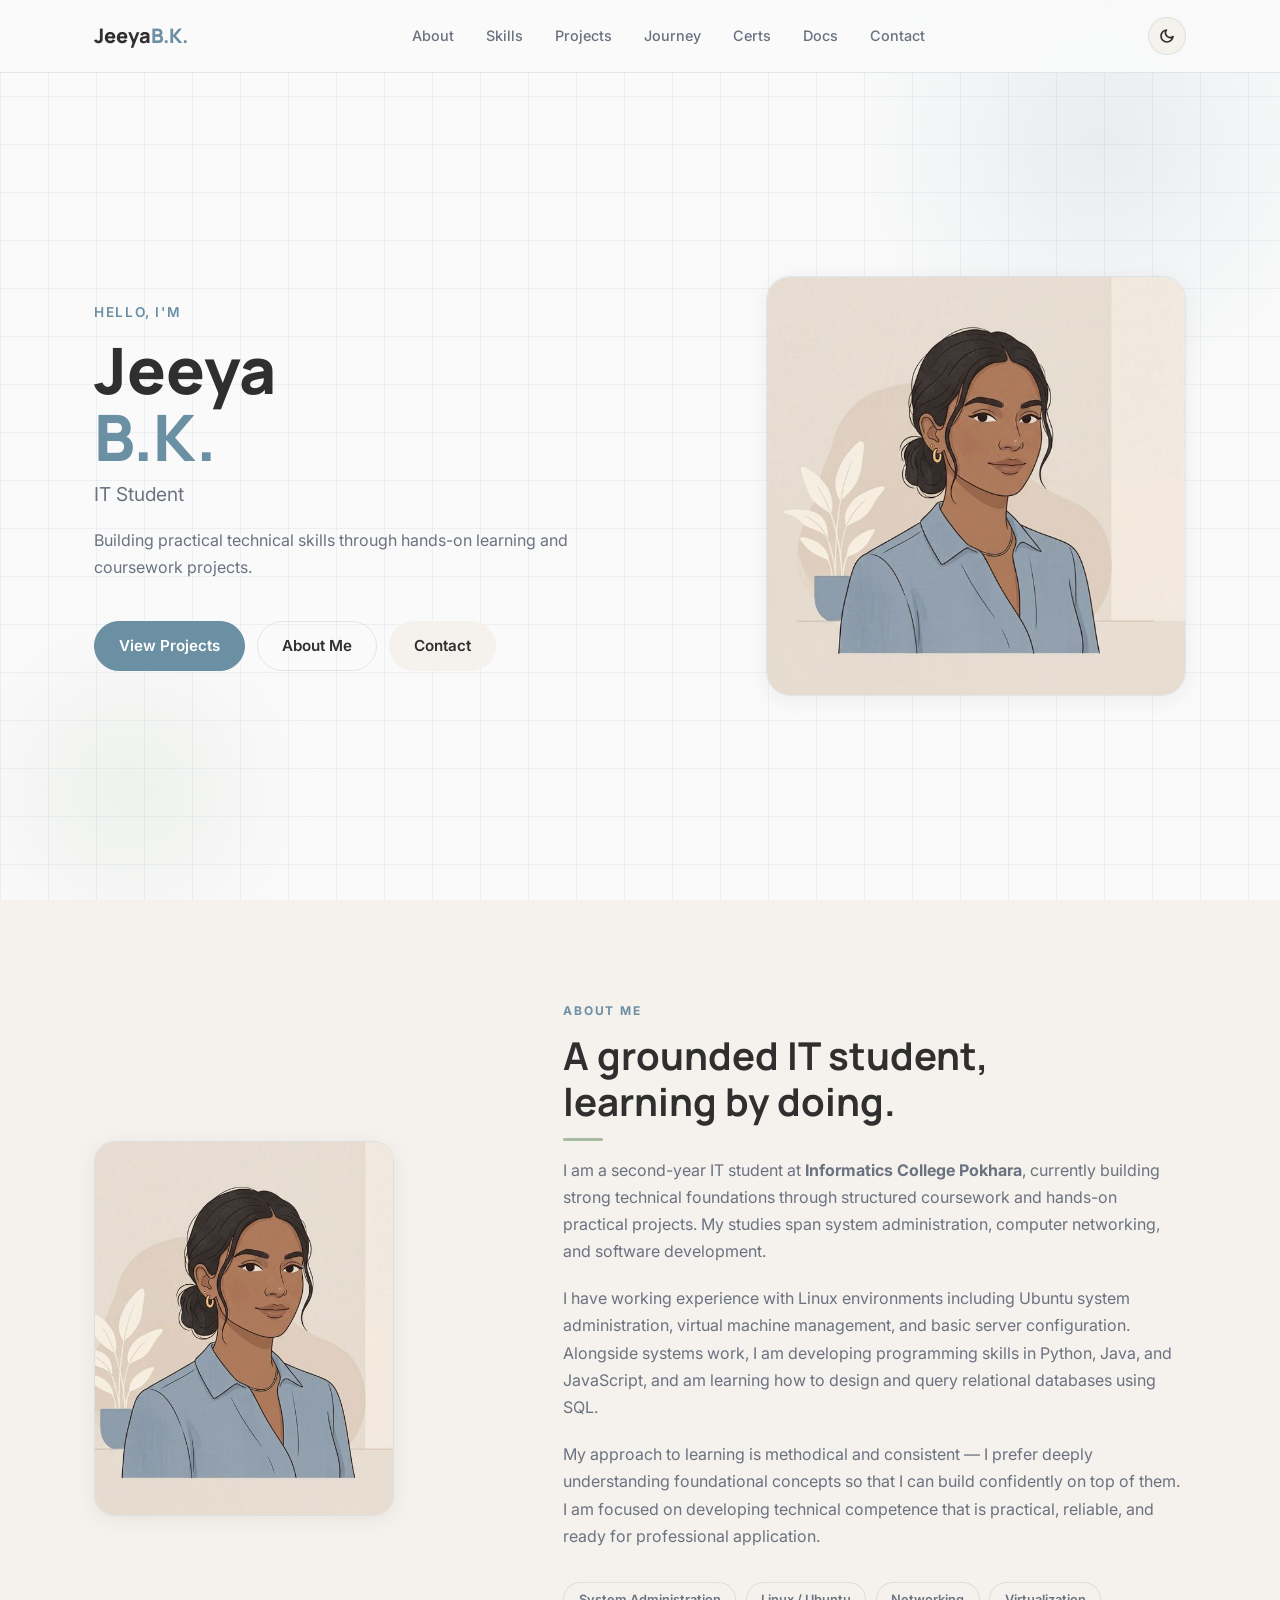
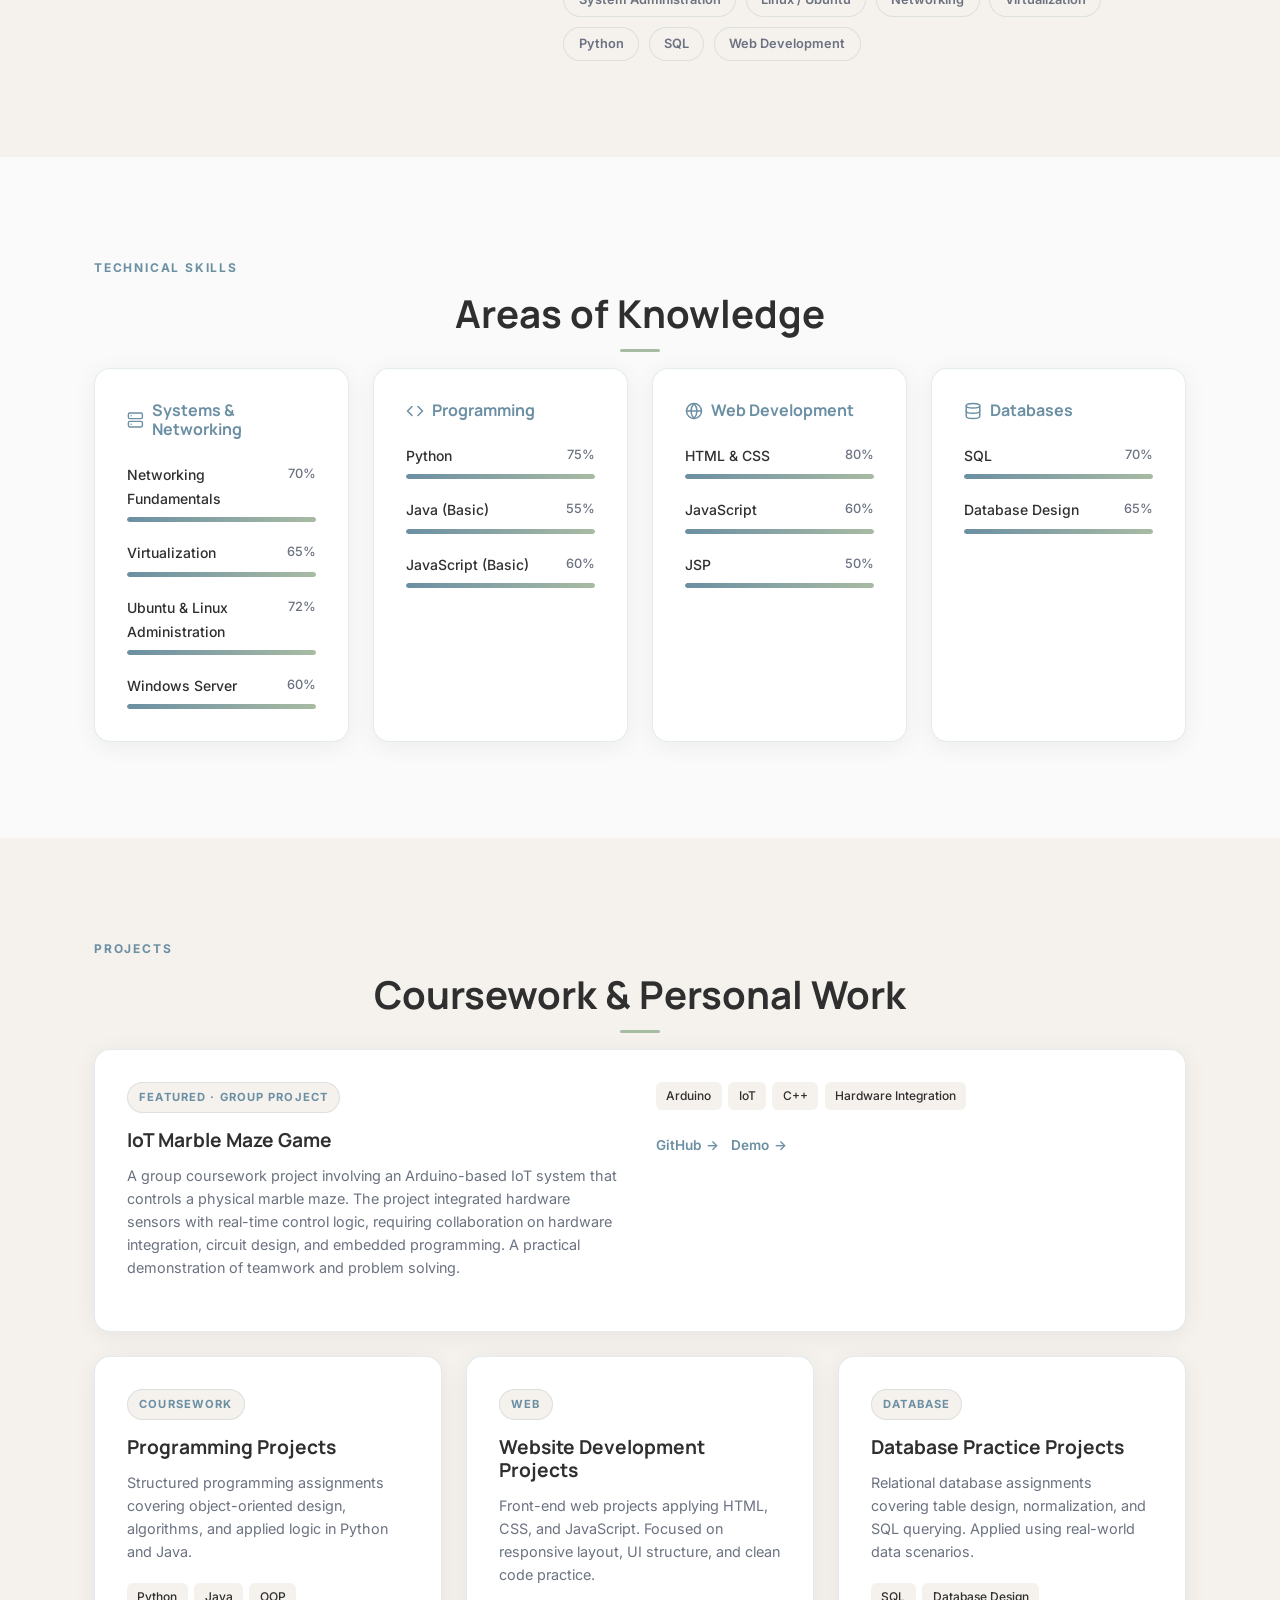
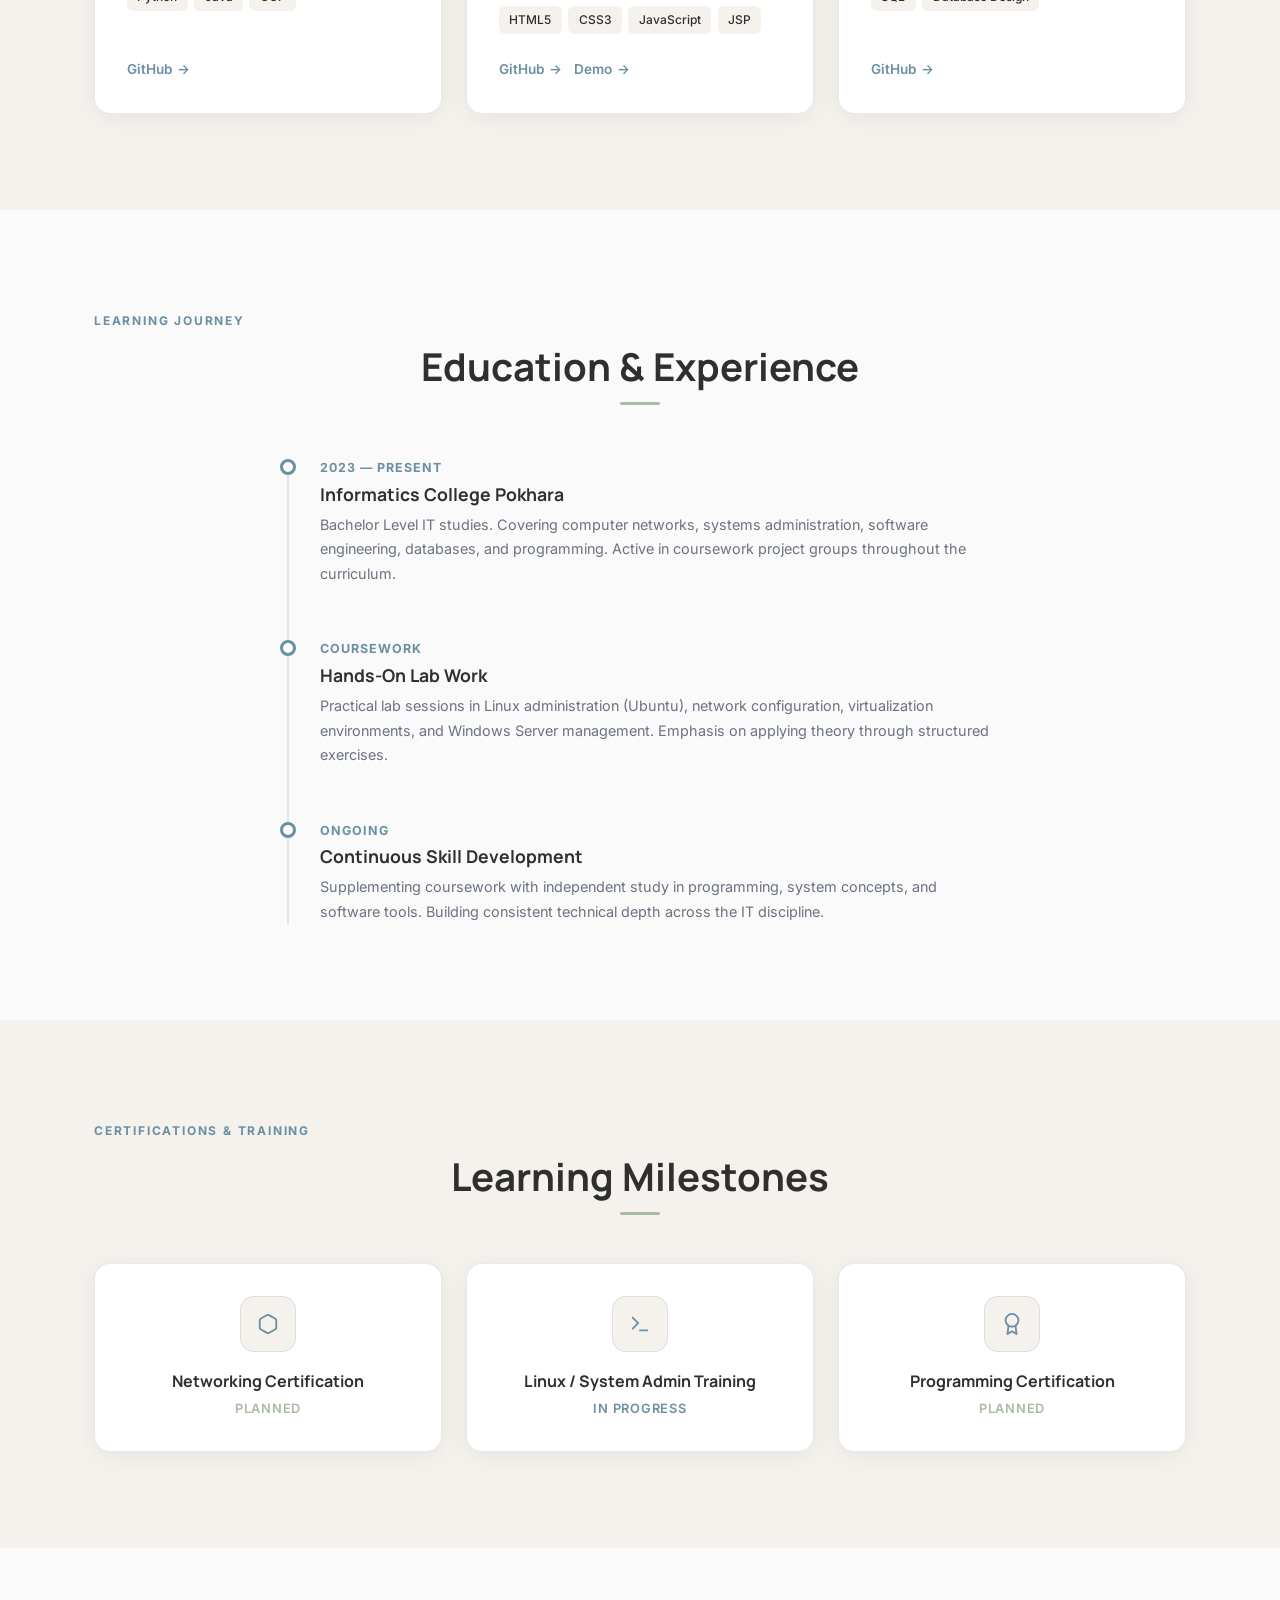
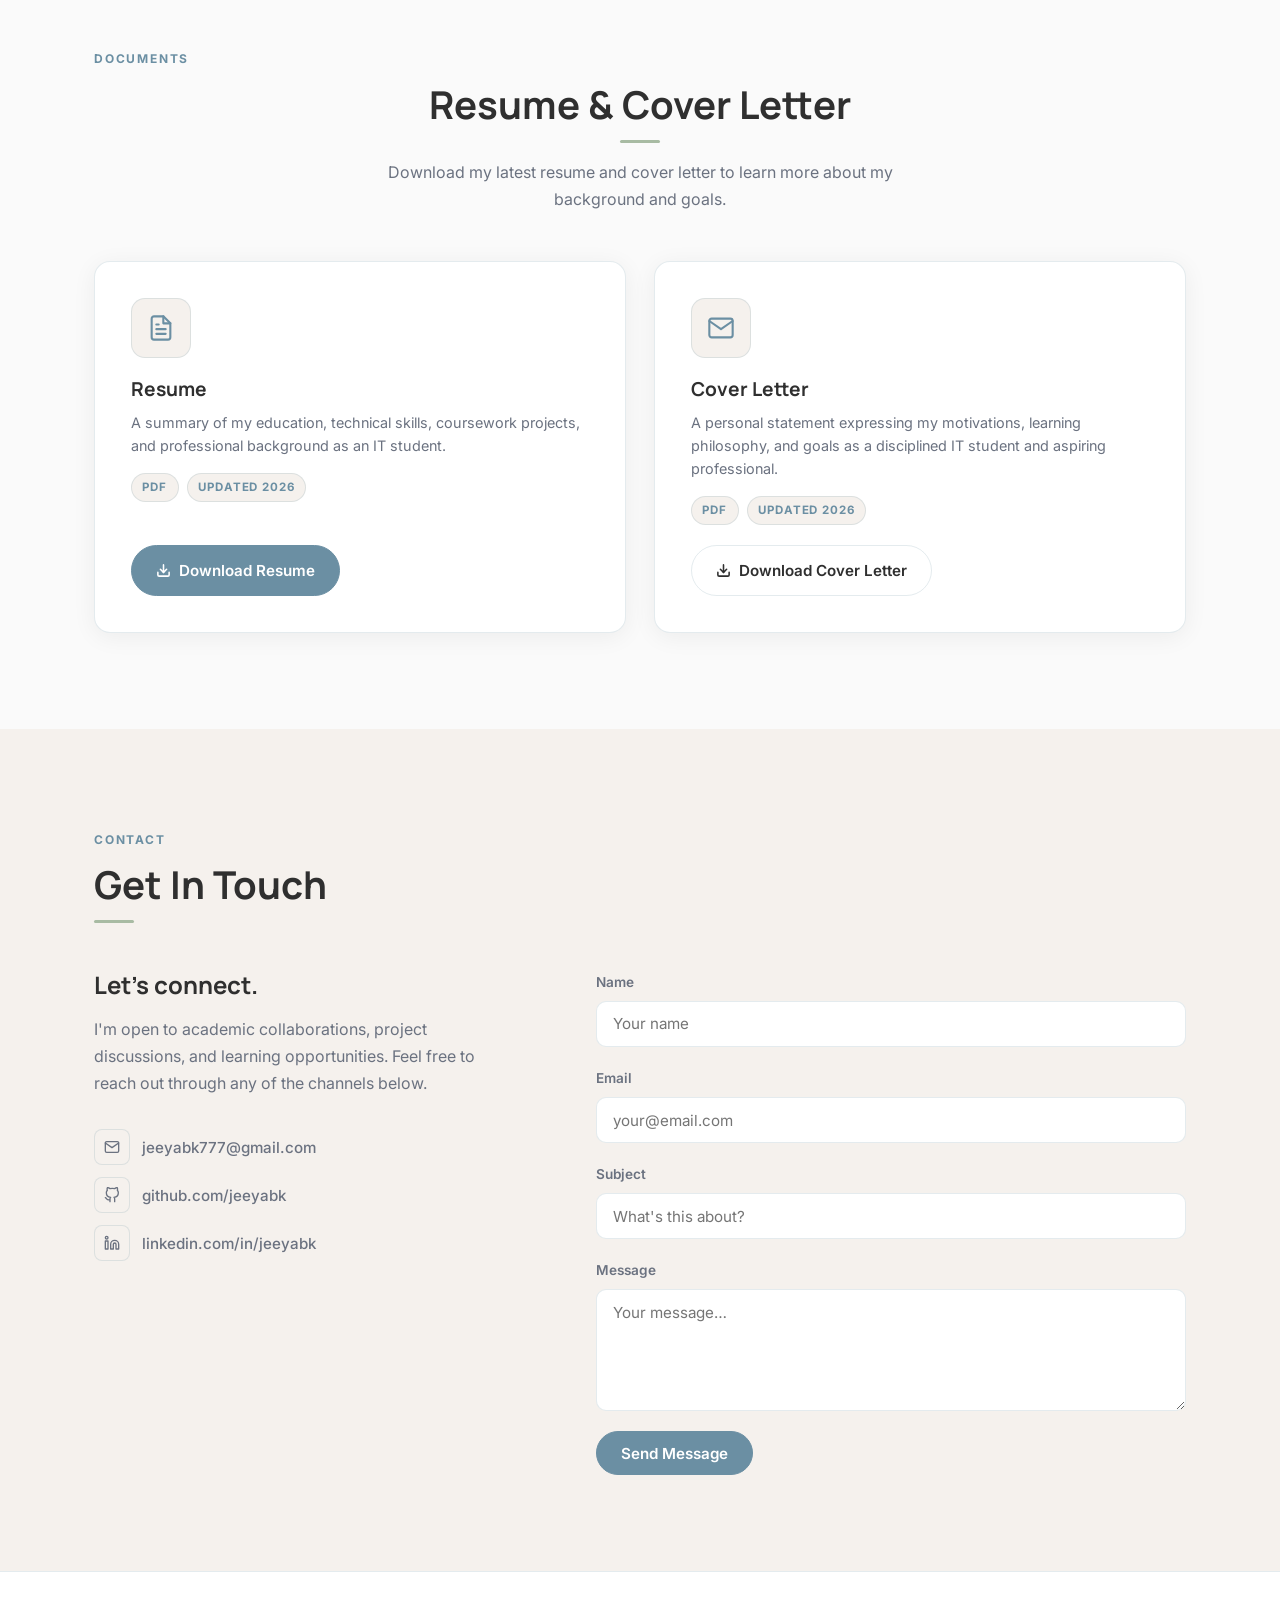
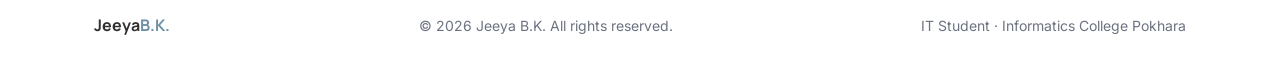
<file: index.html>
<!DOCTYPE html>
<html lang="en" data-theme="light">
<head>
  <meta charset="UTF-8">
  <meta name="viewport" content="width=device-width, initial-scale=1.0">
  <meta name="description" content="Portfolio of Jeeya B.K., a second-year IT student at Informatics College Pokhara. Focused on system administration, networking, and software development.">
  <meta name="keywords" content="Jeeya BK, IT Student, Portfolio, System Administration, Networking, Linux, Informatics College Pokhara">
  <meta name="author" content="Jeeya B.K.">
  <title>Jeeya B.K. — IT Student Portfolio</title>
  <link rel="stylesheet" href="styles/style.css">
  <script src="js/components.js" defer></script>
</head>
<body>

  <!-- ═══ NAVBAR ═══ -->
  <site-header></site-header>

  <main>

    <!-- ═══ HERO ═══ -->
    <section id="hero" class="hero">
      <div class="hero__bg">
        <div class="hero__grid-overlay"></div>
      </div>
      <div class="container hero__inner">

        <div class="hero__text">
          <p class="greeting">Hello, I'm</p>
          <h1 class="hero__name">Jeeya<br><span>B.K.</span></h1>
          <p class="hero__subtitle">IT Student</p>
          <p class="hero__tagline">Building practical technical skills through hands-on learning and coursework projects.</p>
          <div class="hero__buttons">
            <a href="#projects" class="btn btn-primary">View Projects</a>
            <a href="#about"    class="btn btn-outline">About Me</a>
            <a href="#contact"  class="btn btn-soft">Contact</a>
          </div>
        </div>

        <div class="hero__image-wrap">
          <img
            src="assets/avatar.png"
            alt="Jeeya B.K. — IT Student, Informatics College Pokhara"
            class="hero__avatar"
          >
        </div>

      </div>
    </section>

    <!-- ═══ ABOUT ═══ -->
    <section id="about" class="section section--alt">
      <div class="container">
        <div class="about__inner fade-up">

          <div>
            <img
              src="assets/avatar.png"
              alt="Jeeya B.K."
              class="about__image"
            >
          </div>

          <div class="about__body">
            <span class="section-label">About Me</span>
            <h2 class="section-title">A grounded IT student,<br>learning by doing.</h2>
            <p>
              I am a second-year IT student at <strong>Informatics College Pokhara</strong>,
              currently building strong technical foundations through structured coursework and
              hands-on practical projects. My studies span system administration, computer
              networking, and software development.
            </p>
            <p>
              I have working experience with Linux environments including Ubuntu system
              administration, virtual machine management, and basic server configuration.
              Alongside systems work, I am developing programming skills in Python, Java, and
              JavaScript, and am learning how to design and query relational databases using SQL.
            </p>
            <p>
              My approach to learning is methodical and consistent — I prefer deeply understanding
              foundational concepts so that I can build confidently on top of them. I am focused
              on developing technical competence that is practical, reliable, and ready for
              professional application.
            </p>
            <div class="about__tags">
              <span class="tag">System Administration</span>
              <span class="tag">Linux / Ubuntu</span>
              <span class="tag">Networking</span>
              <span class="tag">Virtualization</span>
              <span class="tag">Python</span>
              <span class="tag">SQL</span>
              <span class="tag">Web Development</span>
            </div>
          </div>

        </div>
      </div>
    </section>

    <!-- ═══ SKILLS ═══ -->
    <section id="skills" class="section">
      <div class="container">
        <span class="section-label">Technical Skills</span>
        <h2 class="section-title centered">Areas of Knowledge</h2>

        <div class="skills__grid fade-up">

          <!-- Systems & Networking -->
          <div class="card delay-1">
            <h3 class="skill-card__title">
              <svg width="18" height="18" viewBox="0 0 24 24" fill="none" stroke="currentColor" stroke-width="2" stroke-linecap="round" stroke-linejoin="round"><rect x="2" y="2" width="20" height="8" rx="2"/><rect x="2" y="14" width="20" height="8" rx="2"/><line x1="6" y1="6" x2="6.01" y2="6"/><line x1="6" y1="18" x2="6.01" y2="18"/></svg>
              Systems &amp; Networking
            </h3>
            <div class="skill-item">
              <div class="skill-item__label"><span>Networking Fundamentals</span><span class="skill-item__pct">70%</span></div>
              <div class="bar"><div class="bar__fill" style="--w:70%"></div></div>
            </div>
            <div class="skill-item">
              <div class="skill-item__label"><span>Virtualization</span><span class="skill-item__pct">65%</span></div>
              <div class="bar"><div class="bar__fill" style="--w:65%"></div></div>
            </div>
            <div class="skill-item">
              <div class="skill-item__label"><span>Ubuntu &amp; Linux Administration</span><span class="skill-item__pct">72%</span></div>
              <div class="bar"><div class="bar__fill" style="--w:72%"></div></div>
            </div>
            <div class="skill-item">
              <div class="skill-item__label"><span>Windows Server</span><span class="skill-item__pct">60%</span></div>
              <div class="bar"><div class="bar__fill" style="--w:60%"></div></div>
            </div>
          </div>

          <!-- Programming -->
          <div class="card delay-2">
            <h3 class="skill-card__title">
              <svg width="18" height="18" viewBox="0 0 24 24" fill="none" stroke="currentColor" stroke-width="2" stroke-linecap="round" stroke-linejoin="round"><polyline points="16 18 22 12 16 6"/><polyline points="8 6 2 12 8 18"/></svg>
              Programming
            </h3>
            <div class="skill-item">
              <div class="skill-item__label"><span>Python</span><span class="skill-item__pct">75%</span></div>
              <div class="bar"><div class="bar__fill" style="--w:75%"></div></div>
            </div>
            <div class="skill-item">
              <div class="skill-item__label"><span>Java (Basic)</span><span class="skill-item__pct">55%</span></div>
              <div class="bar"><div class="bar__fill" style="--w:55%"></div></div>
            </div>
            <div class="skill-item">
              <div class="skill-item__label"><span>JavaScript (Basic)</span><span class="skill-item__pct">60%</span></div>
              <div class="bar"><div class="bar__fill" style="--w:60%"></div></div>
            </div>
          </div>

          <!-- Web Development -->
          <div class="card delay-3">
            <h3 class="skill-card__title">
              <svg width="18" height="18" viewBox="0 0 24 24" fill="none" stroke="currentColor" stroke-width="2" stroke-linecap="round" stroke-linejoin="round"><circle cx="12" cy="12" r="10"/><line x1="2" y1="12" x2="22" y2="12"/><path d="M12 2a15.3 15.3 0 0 1 4 10 15.3 15.3 0 0 1-4 10 15.3 15.3 0 0 1-4-10 15.3 15.3 0 0 1 4-10z"/></svg>
              Web Development
            </h3>
            <div class="skill-item">
              <div class="skill-item__label"><span>HTML &amp; CSS</span><span class="skill-item__pct">80%</span></div>
              <div class="bar"><div class="bar__fill" style="--w:80%"></div></div>
            </div>
            <div class="skill-item">
              <div class="skill-item__label"><span>JavaScript</span><span class="skill-item__pct">60%</span></div>
              <div class="bar"><div class="bar__fill" style="--w:60%"></div></div>
            </div>
            <div class="skill-item">
              <div class="skill-item__label"><span>JSP</span><span class="skill-item__pct">50%</span></div>
              <div class="bar"><div class="bar__fill" style="--w:50%"></div></div>
            </div>
          </div>

          <!-- Databases -->
          <div class="card delay-4">
            <h3 class="skill-card__title">
              <svg width="18" height="18" viewBox="0 0 24 24" fill="none" stroke="currentColor" stroke-width="2" stroke-linecap="round" stroke-linejoin="round"><ellipse cx="12" cy="5" rx="9" ry="3"/><path d="M21 12c0 1.66-4 3-9 3s-9-1.34-9-3"/><path d="M3 5v14c0 1.66 4 3 9 3s9-1.34 9-3V5"/></svg>
              Databases
            </h3>
            <div class="skill-item">
              <div class="skill-item__label"><span>SQL</span><span class="skill-item__pct">70%</span></div>
              <div class="bar"><div class="bar__fill" style="--w:70%"></div></div>
            </div>
            <div class="skill-item">
              <div class="skill-item__label"><span>Database Design</span><span class="skill-item__pct">65%</span></div>
              <div class="bar"><div class="bar__fill" style="--w:65%"></div></div>
            </div>
          </div>

        </div>
      </div>
    </section>

    <!-- ═══ PROJECTS ═══ -->
    <section id="projects" class="section section--alt">
      <div class="container">
        <span class="section-label">Projects</span>
        <h2 class="section-title centered">Coursework &amp; Personal Work</h2>

        <div class="projects__grid fade-up">

          <!-- Featured Project -->
          <div class="card project-card project-card__featured">
            <div>
              <span class="project-card__badge">Featured · Group Project</span>
              <h3>IoT Marble Maze Game</h3>
              <p>
                A group coursework project involving an Arduino-based IoT system that controls a
                physical marble maze. The project integrated hardware sensors with real-time
                control logic, requiring collaboration on hardware integration, circuit design,
                and embedded programming. A practical demonstration of teamwork and problem solving.
              </p>
            </div>
            <div>
              <div class="tech-tags">
                <span class="tech-tag">Arduino</span>
                <span class="tech-tag">IoT</span>
                <span class="tech-tag">C++</span>
                <span class="tech-tag">Hardware Integration</span>
              </div>
              <div class="project-card__links">
                <a href="#" class="link-btn">GitHub</a>
                <a href="#" class="link-btn">Demo</a>
              </div>
            </div>
          </div>

          <!-- Card 2 -->
          <div class="card project-card">
            <div class="project-content">
              <span class="project-card__badge">Coursework</span>
              <h3>Programming Projects</h3>
              <p>Structured programming assignments covering object-oriented design, algorithms, and applied logic in Python and Java.</p>
              <div class="tech-tags">
                <span class="tech-tag">Python</span>
                <span class="tech-tag">Java</span>
                <span class="tech-tag">OOP</span>
              </div>
            </div>
            <div class="project-card__links">
              <a href="#" class="link-btn">GitHub</a>
            </div>
          </div>

          <!-- Card 3 -->
          <div class="card project-card">
            <div class="project-content">
              <span class="project-card__badge">Web</span>
              <h3>Website Development Projects</h3>
              <p>Front-end web projects applying HTML, CSS, and JavaScript. Focused on responsive layout, UI structure, and clean code practice.</p>
              <div class="tech-tags">
                <span class="tech-tag">HTML5</span>
                <span class="tech-tag">CSS3</span>
                <span class="tech-tag">JavaScript</span>
                <span class="tech-tag">JSP</span>
              </div>
            </div>
            <div class="project-card__links">
              <a href="#" class="link-btn">GitHub</a>
              <a href="#" class="link-btn">Demo</a>
            </div>
          </div>

          <!-- Card 4 -->
          <div class="card project-card">
            <div class="project-content">
              <span class="project-card__badge">Database</span>
              <h3>Database Practice Projects</h3>
              <p>Relational database assignments covering table design, normalization, and SQL querying. Applied using real-world data scenarios.</p>
              <div class="tech-tags">
                <span class="tech-tag">SQL</span>
                <span class="tech-tag">Database Design</span>
              </div>
            </div>
            <div class="project-card__links">
              <a href="#" class="link-btn">GitHub</a>
            </div>
          </div>

        </div>
      </div>
    </section>

    <!-- ═══ JOURNEY ═══ -->
    <section id="journey" class="section">
      <div class="container">
        <span class="section-label">Learning Journey</span>
        <h2 class="section-title centered">Education &amp; Experience</h2>

        <div class="fade-up" style="margin-top: 3rem;">
          <div class="timeline">

            <div class="timeline-item">
              <div class="timeline__dot"></div>
              <span class="timeline__date">2023 — Present</span>
              <h3>Informatics College Pokhara</h3>
              <p>Bachelor Level IT studies. Covering computer networks, systems administration, software engineering, databases, and programming. Active in coursework project groups throughout the curriculum.</p>
            </div>

            <div class="timeline-item">
              <div class="timeline__dot"></div>
              <span class="timeline__date">Coursework</span>
              <h3>Hands-On Lab Work</h3>
              <p>Practical lab sessions in Linux administration (Ubuntu), network configuration, virtualization environments, and Windows Server management. Emphasis on applying theory through structured exercises.</p>
            </div>

            <div class="timeline-item">
              <div class="timeline__dot"></div>
              <span class="timeline__date">Ongoing</span>
              <h3>Continuous Skill Development</h3>
              <p>Supplementing coursework with independent study in programming, system concepts, and software tools. Building consistent technical depth across the IT discipline.</p>
            </div>

          </div>
        </div>
      </div>
    </section>

    <!-- ═══ CERTIFICATIONS ═══ -->
    <section id="certifications" class="section section--alt">
      <div class="container">
        <span class="section-label">Certifications &amp; Training</span>
        <h2 class="section-title centered">Learning Milestones</h2>

        <div class="certs__grid fade-up" style="margin-top: 3rem;">

          <div class="card cert-card">
            <div class="cert-card__icon">
              <svg width="22" height="22" viewBox="0 0 24 24" fill="none" stroke="currentColor" stroke-width="2" stroke-linecap="round" stroke-linejoin="round" style="color:var(--primary)"><path d="M21 16V8a2 2 0 0 0-1-1.73l-7-4a2 2 0 0 0-2 0l-7 4A2 2 0 0 0 3 8v8a2 2 0 0 0 1 1.73l7 4a2 2 0 0 0 2 0l7-4A2 2 0 0 0 21 16z"/></svg>
            </div>
            <h3>Networking Certification</h3>
            <p class="cert-card__status cert-card__status--upcoming">Planned</p>
          </div>

          <div class="card cert-card">
            <div class="cert-card__icon">
              <svg width="22" height="22" viewBox="0 0 24 24" fill="none" stroke="currentColor" stroke-width="2" stroke-linecap="round" stroke-linejoin="round" style="color:var(--primary)"><polyline points="4 17 10 11 4 5"/><line x1="12" y1="19" x2="20" y2="19"/></svg>
            </div>
            <h3>Linux / System Admin Training</h3>
            <p class="cert-card__status cert-card__status--progress">In Progress</p>
          </div>

          <div class="card cert-card">
            <div class="cert-card__icon">
              <svg width="22" height="22" viewBox="0 0 24 24" fill="none" stroke="currentColor" stroke-width="2" stroke-linecap="round" stroke-linejoin="round" style="color:var(--primary)"><circle cx="12" cy="8" r="7"/><polyline points="8.21 13.89 7 23 12 20 17 23 15.79 13.88"/></svg>
            </div>
            <h3>Programming Certification</h3>
            <p class="cert-card__status cert-card__status--upcoming">Planned</p>
          </div>

        </div>
      </div>
    </section>

    <!-- ═══ DOCUMENTS ═══ -->
    <section id="documents" class="section">
      <div class="container">
        <span class="section-label">Documents</span>
        <h2 class="section-title centered">Resume &amp; Cover Letter</h2>
        <p class="docs__subtitle">Download my latest resume and cover letter to learn more about my background and goals.</p>

        <div class="docs__grid fade-up">

          <!-- Resume -->
          <div class="card doc-card">
            <div class="doc-card__icon">
              <svg width="28" height="28" viewBox="0 0 24 24" fill="none" stroke="currentColor" stroke-width="1.8" stroke-linecap="round" stroke-linejoin="round">
                <path d="M14 2H6a2 2 0 0 0-2 2v16a2 2 0 0 0 2 2h12a2 2 0 0 0 2-2V8z"/>
                <polyline points="14 2 14 8 20 8"/>
                <line x1="16" y1="13" x2="8" y2="13"/>
                <line x1="16" y1="17" x2="8" y2="17"/>
                <polyline points="10 9 9 9 8 9"/>
              </svg>
            </div>
            <div class="doc-card__body">
              <h3>Resume</h3>
              <p>A summary of my education, technical skills, coursework projects, and professional background as an IT student.</p>
              <div class="doc-card__meta">
                <span class="doc-card__chip">PDF</span>
                <span class="doc-card__chip">Updated 2026</span>
              </div>
            </div>
            <a href="assets/Resume_Jeeya_BK.pdf" download="Resume_Jeeya_BK.pdf" class="btn btn-primary doc-card__btn" id="download-resume">
              <svg width="15" height="15" viewBox="0 0 24 24" fill="none" stroke="currentColor" stroke-width="2.5" stroke-linecap="round" stroke-linejoin="round"><path d="M21 15v4a2 2 0 0 1-2 2H5a2 2 0 0 1-2-2v-4"/><polyline points="7 10 12 15 17 10"/><line x1="12" y1="15" x2="12" y2="3"/></svg>
              Download Resume
            </a>
          </div>

          <!-- Cover Letter -->
          <div class="card doc-card">
            <div class="doc-card__icon">
              <svg width="28" height="28" viewBox="0 0 24 24" fill="none" stroke="currentColor" stroke-width="1.8" stroke-linecap="round" stroke-linejoin="round">
                <path d="M4 4h16c1.1 0 2 .9 2 2v12c0 1.1-.9 2-2 2H4c-1.1 0-2-.9-2-2V6c0-1.1.9-2 2-2z"/>
                <polyline points="22,6 12,13 2,6"/>
              </svg>
            </div>
            <div class="doc-card__body">
              <h3>Cover Letter</h3>
              <p>A personal statement expressing my motivations, learning philosophy, and goals as a disciplined IT student and aspiring professional.</p>
              <div class="doc-card__meta">
                <span class="doc-card__chip">PDF</span>
                <span class="doc-card__chip">Updated 2026</span>
              </div>
            </div>
            <a href="assets/Cover_Letter_Jeeya_BK.pdf" download="Cover_Letter_Jeeya_BK.pdf" class="btn btn-outline doc-card__btn" id="download-cover-letter">
              <svg width="15" height="15" viewBox="0 0 24 24" fill="none" stroke="currentColor" stroke-width="2.5" stroke-linecap="round" stroke-linejoin="round"><path d="M21 15v4a2 2 0 0 1-2 2H5a2 2 0 0 1-2-2v-4"/><polyline points="7 10 12 15 17 10"/><line x1="12" y1="15" x2="12" y2="3"/></svg>
              Download Cover Letter
            </a>
          </div>

        </div>
      </div>
    </section>

    <!-- ═══ CONTACT ═══ -->
    <section id="contact" class="section section--alt">
      <div class="container">
        <span class="section-label">Contact</span>
        <h2 class="section-title">Get In Touch</h2>

        <div class="contact__inner fade-up" style="margin-top: 3rem;">

          <div class="contact__info">
            <h3>Let's connect.</h3>
            <p>I'm open to academic collaborations, project discussions, and learning opportunities. Feel free to reach out through any of the channels below.</p>
            <ul class="social-list">
              <li>
                <a href="mailto:jeeyabk777@gmail.com" aria-label="Email Jeeya B.K.">
                  <span class="social-list__icon">
                    <svg width="16" height="16" viewBox="0 0 24 24" fill="none" stroke="currentColor" stroke-width="2" stroke-linecap="round" stroke-linejoin="round"><path d="M4 4h16c1.1 0 2 .9 2 2v12c0 1.1-.9 2-2 2H4c-1.1 0-2-.9-2-2V6c0-1.1.9-2 2-2z"/><polyline points="22,6 12,13 2,6"/></svg>
                  </span>
                  jeeyabk777@gmail.com
                </a>
              </li>
              <li>
                <a href="https://github.com/jeeyabk" target="_blank" rel="noopener" aria-label="Jeeya B.K. on GitHub">
                  <span class="social-list__icon">
                    <svg width="16" height="16" viewBox="0 0 24 24" fill="none" stroke="currentColor" stroke-width="2" stroke-linecap="round" stroke-linejoin="round"><path d="M9 19c-5 1.5-5-2.5-7-3m14 6v-3.87a3.37 3.37 0 0 0-.94-2.61c3.14-.35 6.44-1.54 6.44-7A5.44 5.44 0 0 0 20 4.77 5.07 5.07 0 0 0 19.91 1S18.73.65 16 2.48a13.38 13.38 0 0 0-7 0C6.27.65 5.09 1 5.09 1A5.07 5.07 0 0 0 5 4.77a5.44 5.44 0 0 0-1.5 3.78c0 5.42 3.3 6.61 6.44 7A3.37 3.37 0 0 0 9 18.13V22"/></svg>
                  </span>
                  github.com/jeeyabk
                </a>
              </li>
              <li>
                <a href="https://linkedin.com/" target="_blank" rel="noopener" aria-label="Jeeya B.K. on LinkedIn">
                  <span class="social-list__icon">
                    <svg width="16" height="16" viewBox="0 0 24 24" fill="none" stroke="currentColor" stroke-width="2" stroke-linecap="round" stroke-linejoin="round"><path d="M16 8a6 6 0 0 1 6 6v7h-4v-7a2 2 0 0 0-2-2 2 2 0 0 0-2 2v7h-4v-7a6 6 0 0 1 6-6z"/><rect x="2" y="9" width="4" height="12"/><circle cx="4" cy="4" r="2"/></svg>
                  </span>
                  linkedin.com/in/jeeyabk
                </a>
              </li>
            </ul>
          </div>

          <form id="contact-form" class="contact__form" novalidate>
            <div class="form-field">
              <label for="cf-name">Name</label>
              <input id="cf-name" type="text" name="name" placeholder="Your name" required>
            </div>
            <div class="form-field">
              <label for="cf-email">Email</label>
              <input id="cf-email" type="email" name="email" placeholder="your@email.com" required>
            </div>
            <div class="form-field">
              <label for="cf-subject">Subject</label>
              <input id="cf-subject" type="text" name="subject" placeholder="What's this about?">
            </div>
            <div class="form-field">
              <label for="cf-message">Message</label>
              <textarea id="cf-message" name="message" rows="5" placeholder="Your message…" required></textarea>
            </div>
            <button type="submit" class="btn btn-primary" style="align-self: flex-start;">Send Message</button>
          </form>

        </div>
      </div>
    </section>

  </main>

  <!-- ═══ FOOTER ═══ -->
  <site-footer></site-footer>

</body>
</html>
</file>
<file: styles/style.css>
/* ============================================================
   Jeeya B.K. Portfolio — Clean Minimal Tech Aesthetic
   Palette: Dusty Blue · Sage Green · Warm Beige · Off-White
   ============================================================ */

@import url('https://fonts.googleapis.com/css2?family=Manrope:wght@300;400;500;600;700;800&family=Inter:wght@300;400;500;600&display=swap');

/* ---- Tokens ---- */
:root {
  --primary:     #6B8FA3;   /* Dusty Blue */
  --sage:        #A8BBA3;   /* Sage Green */
  --beige:       #F5F1ED;   /* Warm Beige */
  --bg:          #FAFAFA;   /* Off-White */
  --surface:     #FFFFFF;
  --text:        #2F2F2F;
  --text-muted:  #6B7280;
  --border:      rgba(107,143,163,0.18);
  --shadow:      0 4px 24px rgba(0,0,0,0.06);
  --shadow-hover:0 8px 32px rgba(107,143,163,0.18);
  --radius:      16px;
  --radius-sm:   10px;
  --nav-bg:      rgba(250,250,250,0.88);
  --transition:  0.3s cubic-bezier(0.4,0,0.2,1);
}

[data-theme="dark"] {
  --bg:          #1E1E1E;
  --surface:     #2A2A2A;
  --text:        #EAEAEA;
  --text-muted:  #9CA3AF;
  --border:      rgba(143,175,195,0.18);
  --shadow:      0 4px 24px rgba(0,0,0,0.28);
  --shadow-hover:0 8px 32px rgba(143,175,195,0.14);
  --nav-bg:      rgba(30,30,30,0.92);
  --primary:     #8FAFC3;
  --beige:       #3A3530;
}

/* ---- Reset ---- */
*, *::before, *::after { box-sizing: border-box; margin: 0; padding: 0; }

html { scroll-behavior: smooth; }

body {
  font-family: 'Inter', sans-serif;
  background: var(--bg);
  color: var(--text);
  line-height: 1.7;
  transition: background var(--transition), color var(--transition);
  overflow-x: hidden;
}

img { max-width: 100%; display: block; }

a { color: inherit; text-decoration: none; }

/* ---- Layout ---- */
.container {
  max-width: 1140px;
  margin: 0 auto;
  padding: 0 1.5rem;
}

.section { padding: 6rem 0; }
.section--alt { background: var(--beige); }
[data-theme="dark"] .section--alt { background: var(--surface); }

/* ---- Typography ---- */
h1, h2, h3, h4 {
  font-family: 'Manrope', sans-serif;
  font-weight: 700;
  line-height: 1.2;
  color: var(--text);
}

.section-label {
  display: inline-block;
  font-size: 0.75rem;
  font-weight: 700;
  letter-spacing: 0.15em;
  text-transform: uppercase;
  color: var(--primary);
  margin-bottom: 0.75rem;
}

.section-title {
  font-size: clamp(1.75rem, 3vw, 2.5rem);
  margin-bottom: 1rem;
}

.section-title::after {
  content: '';
  display: block;
  width: 40px;
  height: 3px;
  background: var(--sage);
  border-radius: 2px;
  margin-top: 0.75rem;
}

.section-title.centered { text-align: center; }
.section-title.centered::after { margin-left: auto; margin-right: auto; }

/* ---- Buttons ---- */
.btn {
  display: inline-flex;
  align-items: center;
  gap: 0.5rem;
  padding: 0.7rem 1.5rem;
  border-radius: 100px;
  font-family: 'Inter', sans-serif;
  font-weight: 600;
  font-size: 0.95rem;
  cursor: pointer;
  border: 1.5px solid transparent;
  transition: all var(--transition);
  white-space: nowrap;
}

.btn-primary {
  background: var(--primary);
  color: #fff;
  border-color: var(--primary);
}
.btn-primary:hover {
  background: #5a7f96;
  border-color: #5a7f96;
  transform: translateY(-2px);
  box-shadow: var(--shadow-hover);
}

.btn-outline {
  background: transparent;
  color: var(--text);
  border-color: var(--border);
}
.btn-outline:hover {
  border-color: var(--primary);
  color: var(--primary);
  transform: translateY(-2px);
}

.btn-soft {
  background: var(--beige);
  color: var(--text);
  border-color: transparent;
}
.btn-soft:hover {
  background: #ede9e4;
  transform: translateY(-2px);
}

/* ---- Navbar ---- */
.navbar {
  position: fixed;
  top: 0;
  left: 0;
  width: 100%;
  background: var(--nav-bg);
  backdrop-filter: blur(12px);
  -webkit-backdrop-filter: blur(12px);
  border-bottom: 1px solid var(--border);
  z-index: 100;
  transition: background var(--transition), border-color var(--transition);
}

.navbar__inner {
  display: flex;
  align-items: center;
  justify-content: space-between;
  height: 72px;
}

.navbar__brand {
  font-family: 'Manrope', sans-serif;
  font-weight: 800;
  font-size: 1.25rem;
  color: var(--text);
  transition: color var(--transition);
}
.navbar__brand span { color: var(--primary); }

.navbar__nav {
  display: flex;
  list-style: none;
  gap: 2rem;
  align-items: center;
}

.nav-link {
  font-size: 0.9rem;
  font-weight: 500;
  color: var(--text-muted);
  transition: color var(--transition);
  position: relative;
}
.nav-link::after {
  content: '';
  position: absolute;
  bottom: -4px;
  left: 0;
  width: 0;
  height: 1.5px;
  background: var(--primary);
  transition: width var(--transition);
}
.nav-link:hover,
.nav-link.active { color: var(--primary); }
.nav-link:hover::after,
.nav-link.active::after { width: 100%; }

.theme-btn {
  width: 38px;
  height: 38px;
  border-radius: 50%;
  background: var(--beige);
  border: 1px solid var(--border);
  display: flex;
  align-items: center;
  justify-content: center;
  cursor: pointer;
  transition: all var(--transition);
  color: var(--text);
}
.theme-btn:hover {
  background: var(--primary);
  color: #fff;
  border-color: var(--primary);
}

/* ---- Hero ---- */
.hero {
  min-height: 100svh;
  display: flex;
  align-items: center;
  padding-top: 72px;
  position: relative;
  overflow: hidden;
}

.hero__bg {
  position: absolute;
  inset: 0;
  z-index: 0;
  overflow: hidden;
}

/* Soft abstract shapes */
.hero__bg::before {
  content: '';
  position: absolute;
  top: -120px;
  right: -80px;
  width: 520px;
  height: 520px;
  border-radius: 50%;
  background: radial-gradient(circle, rgba(107,143,163,0.12) 0%, transparent 70%);
}
.hero__bg::after {
  content: '';
  position: absolute;
  bottom: -80px;
  left: -60px;
  width: 380px;
  height: 380px;
  border-radius: 50%;
  background: radial-gradient(circle, rgba(168,187,163,0.14) 0%, transparent 70%);
}

.hero__grid-overlay {
  position: absolute;
  inset: 0;
  background-image:
    linear-gradient(var(--border) 1px, transparent 1px),
    linear-gradient(90deg, var(--border) 1px, transparent 1px);
  background-size: 48px 48px;
  opacity: 0.5;
}

.hero__inner {
  display: grid;
  grid-template-columns: 1fr 1fr;
  gap: 4rem;
  align-items: center;
  position: relative;
  z-index: 1;
  width: 100%;
}

.hero__text .greeting {
  font-size: 0.85rem;
  font-weight: 600;
  letter-spacing: 0.12em;
  text-transform: uppercase;
  color: var(--primary);
  margin-bottom: 0.75rem;
}

.hero__name {
  font-size: clamp(2.8rem, 5vw, 4.5rem);
  font-family: 'Manrope', sans-serif;
  font-weight: 800;
  line-height: 1.05;
  margin-bottom: 0.5rem;
}
.hero__name span { color: var(--primary); }

.hero__subtitle {
  font-size: 1.2rem;
  font-weight: 400;
  color: var(--text-muted);
  margin-bottom: 1rem;
}

.hero__tagline {
  font-size: 1rem;
  color: var(--text-muted);
  max-width: 480px;
  margin-bottom: 2.5rem;
}

.hero__buttons { display: flex; gap: 0.75rem; flex-wrap: wrap; }

.hero__image-wrap {
  display: flex;
  justify-content: flex-end;
  align-items: center;
}

.hero__avatar {
  width: 100%;
  max-width: 420px;
  aspect-ratio: 1;
  object-fit: cover;
  border-radius: 24px;
  box-shadow: var(--shadow);
  border: 1px solid var(--border);
  transition: transform 0.5s ease, box-shadow 0.5s ease;
}
.hero__avatar:hover {
  transform: translateY(-6px);
  box-shadow: var(--shadow-hover);
}

/* ---- Card ---- */
.card {
  background: var(--surface);
  border: 1px solid var(--border);
  border-radius: var(--radius);
  padding: 2rem;
  box-shadow: var(--shadow);
  transition: transform var(--transition), box-shadow var(--transition), border-color var(--transition);
}
.card:hover {
  transform: translateY(-4px);
  box-shadow: var(--shadow-hover);
  border-color: var(--primary);
}

/* ---- About ---- */
.about__inner {
  display: grid;
  grid-template-columns: 1fr 1.6fr;
  gap: 5rem;
  align-items: center;
}

.about__tags {
  display: flex;
  flex-wrap: wrap;
  gap: 0.6rem;
  margin-top: 2rem;
}

.tag {
  font-size: 0.8rem;
  font-weight: 600;
  padding: 0.35rem 0.9rem;
  border-radius: 100px;
  background: var(--beige);
  color: var(--text-muted);
  border: 1px solid var(--border);
}
[data-theme="dark"] .tag { background: #333; }

.about__image {
  width: 100%;
  max-width: 300px;
  aspect-ratio: 4/5;
  object-fit: cover;
  border-radius: 20px;
  box-shadow: var(--shadow);
  border: 1px solid var(--border);
}

.about__body p { color: var(--text-muted); margin-bottom: 1.25rem; }
.about__body p:last-child { margin-bottom: 0; }

/* ---- Skills ---- */
.skills__grid {
  display: grid;
  grid-template-columns: repeat(auto-fit, minmax(240px, 1fr));
  gap: 1.5rem;
}

.skill-card__title {
  font-size: 1rem;
  font-weight: 700;
  color: var(--primary);
  margin-bottom: 1.5rem;
  display: flex;
  align-items: center;
  gap: 0.5rem;
}

.skill-item {
  margin-bottom: 1.2rem;
}
.skill-item:last-child { margin-bottom: 0; }

.skill-item__label {
  display: flex;
  justify-content: space-between;
  font-size: 0.875rem;
  font-weight: 500;
  margin-bottom: 0.4rem;
  color: var(--text);
}

.skill-item__pct { color: var(--text-muted); font-size: 0.8rem; }

.bar {
  height: 5px;
  background: var(--beige);
  border-radius: 3px;
  overflow: hidden;
}
[data-theme="dark"] .bar { background: #333; }

.bar__fill {
  height: 100%;
  border-radius: 3px;
  background: linear-gradient(90deg, var(--primary), var(--sage));
  transform: scaleX(0);
  transform-origin: left;
  transition: transform 1s cubic-bezier(0.4,0,0.2,1);
}
.bar__fill.animated { transform: scaleX(1); }

/* ---- Projects ---- */
.projects__grid {
  display: grid;
  grid-template-columns: repeat(auto-fit, minmax(280px, 1fr));
  gap: 1.5rem;
}

.project-card {
  display: flex;
  flex-direction: column;
  justify-content: space-between;
}

.project-card__featured {
  grid-column: 1 / -1;
}

@media (min-width: 760px) {
  .project-card__featured {
    display: grid;
    grid-template-columns: 1fr 1fr;
    gap: 2rem;
    align-items: start;
  }
}

.project-card__badge {
  display: inline-flex;
  font-size: 0.7rem;
  font-weight: 700;
  letter-spacing: 0.1em;
  text-transform: uppercase;
  padding: 0.3rem 0.7rem;
  border-radius: 100px;
  background: var(--beige);
  color: var(--primary);
  margin-bottom: 1rem;
  border: 1px solid var(--border);
}

.project-card h3 {
  font-size: 1.2rem;
  margin-bottom: 0.75rem;
}

.project-card p {
  font-size: 0.9rem;
  color: var(--text-muted);
  margin-bottom: 1.25rem;
  line-height: 1.6;
}

.tech-tags {
  display: flex;
  flex-wrap: wrap;
  gap: 0.4rem;
  margin-bottom: 1.5rem;
}

.tech-tag {
  font-size: 0.75rem;
  padding: 0.25rem 0.65rem;
  border-radius: 6px;
  background: var(--beige);
  color: var(--text);
  font-weight: 500;
}
[data-theme="dark"] .tech-tag { background: #333; }

.project-card__links {
  display: flex;
  gap: 0.75rem;
}

.link-btn {
  font-size: 0.85rem;
  font-weight: 600;
  color: var(--primary);
  display: inline-flex;
  align-items: center;
  gap: 0.3rem;
  transition: color var(--transition);
}
.link-btn:hover { color: var(--sage); }

/* Arrow icon */
.link-btn::after { content: ' →'; }

/* ---- Timeline ---- */
.timeline {
  max-width: 720px;
  margin: 0 auto;
  position: relative;
  padding-left: 2.5rem;
}

.timeline::before {
  content: '';
  position: absolute;
  left: 7px;
  top: 6px;
  bottom: 0;
  width: 2px;
  background: var(--border);
}

.timeline-item {
  position: relative;
  padding-bottom: 3rem;
}
.timeline-item:last-child { padding-bottom: 0; }

.timeline__dot {
  position: absolute;
  left: -2.5rem;
  top: 6px;
  width: 16px;
  height: 16px;
  border-radius: 50%;
  background: var(--surface);
  border: 3px solid var(--primary);
  margin-left: 0px;
}

.timeline__date {
  display: inline-block;
  font-size: 0.78rem;
  font-weight: 700;
  letter-spacing: 0.08em;
  color: var(--primary);
  margin-bottom: 0.35rem;
  text-transform: uppercase;
}

.timeline-item h3 {
  font-size: 1.1rem;
  margin-bottom: 0.5rem;
}

.timeline-item p {
  font-size: 0.9rem;
  color: var(--text-muted);
}

/* ---- Certifications ---- */
.certs__grid {
  display: grid;
  grid-template-columns: repeat(auto-fit, minmax(240px, 1fr));
  gap: 1.5rem;
}

.cert-card {
  text-align: center;
}

.cert-card__icon {
  width: 56px;
  height: 56px;
  border-radius: 14px;
  background: var(--beige);
  display: flex;
  align-items: center;
  justify-content: center;
  margin: 0 auto 1.25rem;
  border: 1px solid var(--border);
  transition: background var(--transition);
}
[data-theme="dark"] .cert-card__icon { background: #333; }
.card:hover .cert-card__icon { background: var(--primary); color: #fff; }
.cert-card__icon svg { transition: color var(--transition); }
.card:hover .cert-card__icon svg { color: #fff; }

.cert-card h3 {
  font-size: 1rem;
  margin-bottom: 0.4rem;
}

.cert-card__status {
  font-size: 0.8rem;
  font-weight: 600;
  letter-spacing: 0.06em;
  text-transform: uppercase;
}
.cert-card__status--upcoming { color: var(--sage); }
.cert-card__status--progress { color: var(--primary); }

/* ---- Contact ---- */
.contact__inner {
  display: grid;
  grid-template-columns: 1fr 1.4fr;
  gap: 5rem;
  align-items: start;
}

.contact__info h3 {
  font-size: 1.5rem;
  margin-bottom: 1rem;
}

.contact__info p {
  color: var(--text-muted);
  margin-bottom: 2rem;
  line-height: 1.7;
}

.social-list {
  list-style: none;
  display: flex;
  flex-direction: column;
  gap: 0.75rem;
}

.social-list a {
  display: flex;
  align-items: center;
  gap: 0.75rem;
  font-size: 0.95rem;
  font-weight: 500;
  color: var(--text-muted);
  transition: color var(--transition);
}
.social-list a:hover { color: var(--primary); }

.social-list__icon {
  width: 36px;
  height: 36px;
  border-radius: 8px;
  background: var(--beige);
  display: flex;
  align-items: center;
  justify-content: center;
  border: 1px solid var(--border);
  transition: background var(--transition), border-color var(--transition);
}
[data-theme="dark"] .social-list__icon { background: #2f2f2f; }
.social-list a:hover .social-list__icon { background: var(--primary); border-color: var(--primary); color: #fff; }

.contact__form { display: flex; flex-direction: column; gap: 1.25rem; }

.form-field {
  display: flex;
  flex-direction: column;
  gap: 0.4rem;
}

.form-field label {
  font-size: 0.85rem;
  font-weight: 600;
  color: var(--text-muted);
}

.form-field input,
.form-field textarea {
  padding: 0.8rem 1rem;
  border-radius: var(--radius-sm);
  border: 1.5px solid var(--border);
  background: var(--surface);
  color: var(--text);
  font-family: 'Inter', sans-serif;
  font-size: 0.95rem;
  transition: border-color var(--transition);
  resize: vertical;
}
.form-field input:focus,
.form-field textarea:focus {
  outline: none;
  border-color: var(--primary);
}

/* ---- Footer ---- */
.footer {
  padding: 2.5rem 0;
  border-top: 1px solid var(--border);
  background: var(--surface);
}

.footer__inner {
  display: flex;
  justify-content: space-between;
  align-items: center;
  flex-wrap: wrap;
  gap: 1rem;
}

.footer p {
  font-size: 0.875rem;
  color: var(--text-muted);
}

.footer__brand {
  font-family: 'Manrope', sans-serif;
  font-weight: 700;
  font-size: 1rem;
  color: var(--text);
}
.footer__brand span { color: var(--primary); }

/* ---- Scroll Animations ---- */
.fade-up {
  opacity: 0;
  transform: translateY(28px);
  transition: opacity 0.7s ease, transform 0.7s ease;
}
.fade-up.visible {
  opacity: 1;
  transform: translateY(0);
}

.fade-in {
  opacity: 0;
  transition: opacity 0.7s ease;
}
.fade-in.visible { opacity: 1; }

.delay-1 { transition-delay: 0.1s; }
.delay-2 { transition-delay: 0.2s; }
.delay-3 { transition-delay: 0.3s; }
.delay-4 { transition-delay: 0.4s; }

/* ---- Responsive ---- */
@media (max-width: 860px) {
  .hero__inner {
    grid-template-columns: 1fr;
    text-align: center;
  }
  .hero__text .hero__tagline { max-width: 100%; }
  .hero__buttons { justify-content: center; }
  .hero__image-wrap { justify-content: center; order: -1; }
  .hero__avatar { max-width: 280px; }
  .about__inner { grid-template-columns: 1fr; gap: 2rem; }
  .about__image { max-width: 200px; margin: 0 auto; }
  .contact__inner { grid-template-columns: 1fr; gap: 3rem; }
  .navbar__nav { display: none; }
}

/* ---- Documents ---- */
.docs__subtitle {
  text-align: center;
  color: var(--text-muted);
  font-size: 1rem;
  max-width: 560px;
  margin: 0 auto 3rem;
}

.docs__grid {
  display: grid;
  grid-template-columns: repeat(auto-fit, minmax(300px, 1fr));
  gap: 1.75rem;
  margin-top: 0;
}

.doc-card {
  display: flex;
  flex-direction: column;
  gap: 1.25rem;
  padding: 2.25rem;
}

.doc-card__icon {
  width: 60px;
  height: 60px;
  border-radius: 14px;
  background: var(--beige);
  border: 1px solid var(--border);
  display: flex;
  align-items: center;
  justify-content: center;
  color: var(--primary);
  transition: background var(--transition), color var(--transition);
  flex-shrink: 0;
}
[data-theme="dark"] .doc-card__icon { background: #333; }
.doc-card:hover .doc-card__icon {
  background: var(--primary);
  color: #fff;
  border-color: var(--primary);
}

.doc-card__body { flex: 1; }

.doc-card__body h3 {
  font-size: 1.2rem;
  margin-bottom: 0.6rem;
}

.doc-card__body p {
  font-size: 0.9rem;
  color: var(--text-muted);
  line-height: 1.6;
  margin-bottom: 1rem;
}

.doc-card__meta {
  display: flex;
  gap: 0.5rem;
  flex-wrap: wrap;
}

.doc-card__chip {
  font-size: 0.72rem;
  font-weight: 700;
  letter-spacing: 0.08em;
  text-transform: uppercase;
  padding: 0.25rem 0.65rem;
  border-radius: 100px;
  background: var(--beige);
  color: var(--primary);
  border: 1px solid var(--border);
}
[data-theme="dark"] .doc-card__chip { background: #323232; }

.doc-card__btn {
  align-self: flex-start;
}
</file>
